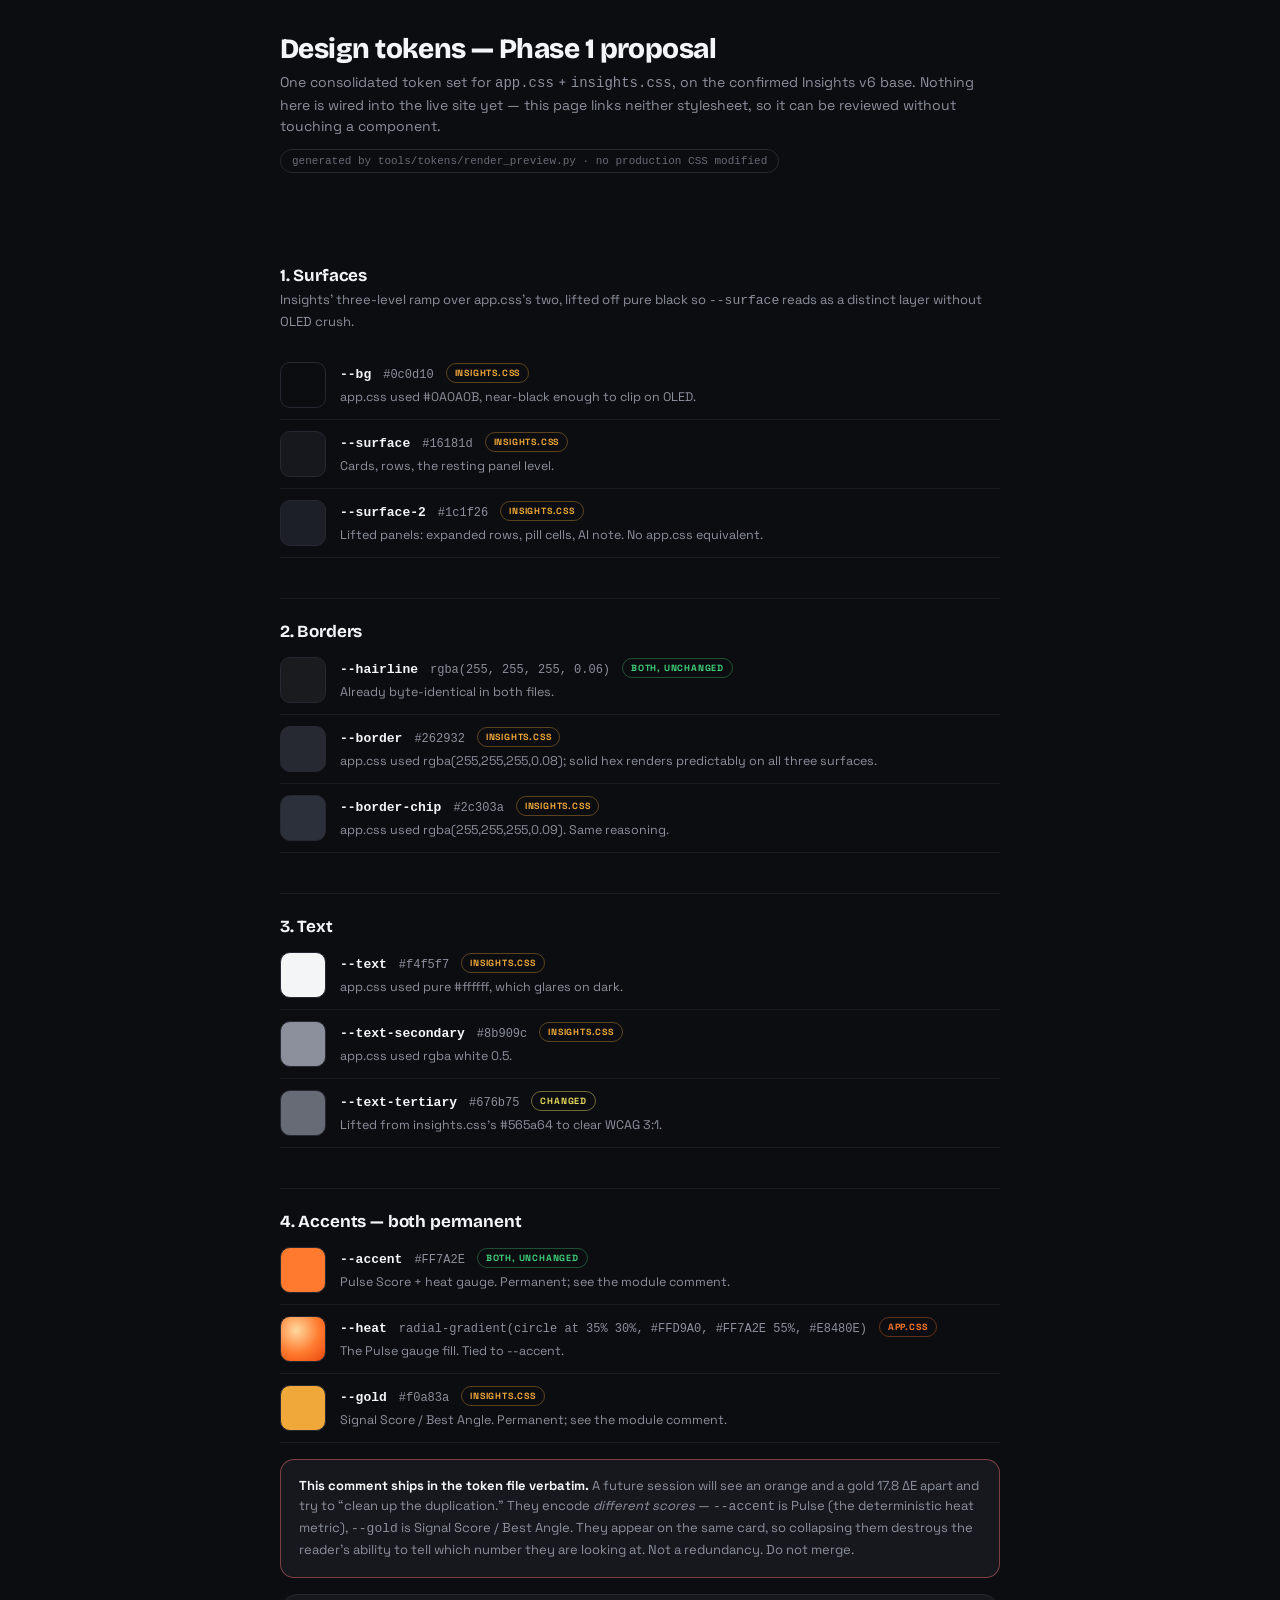
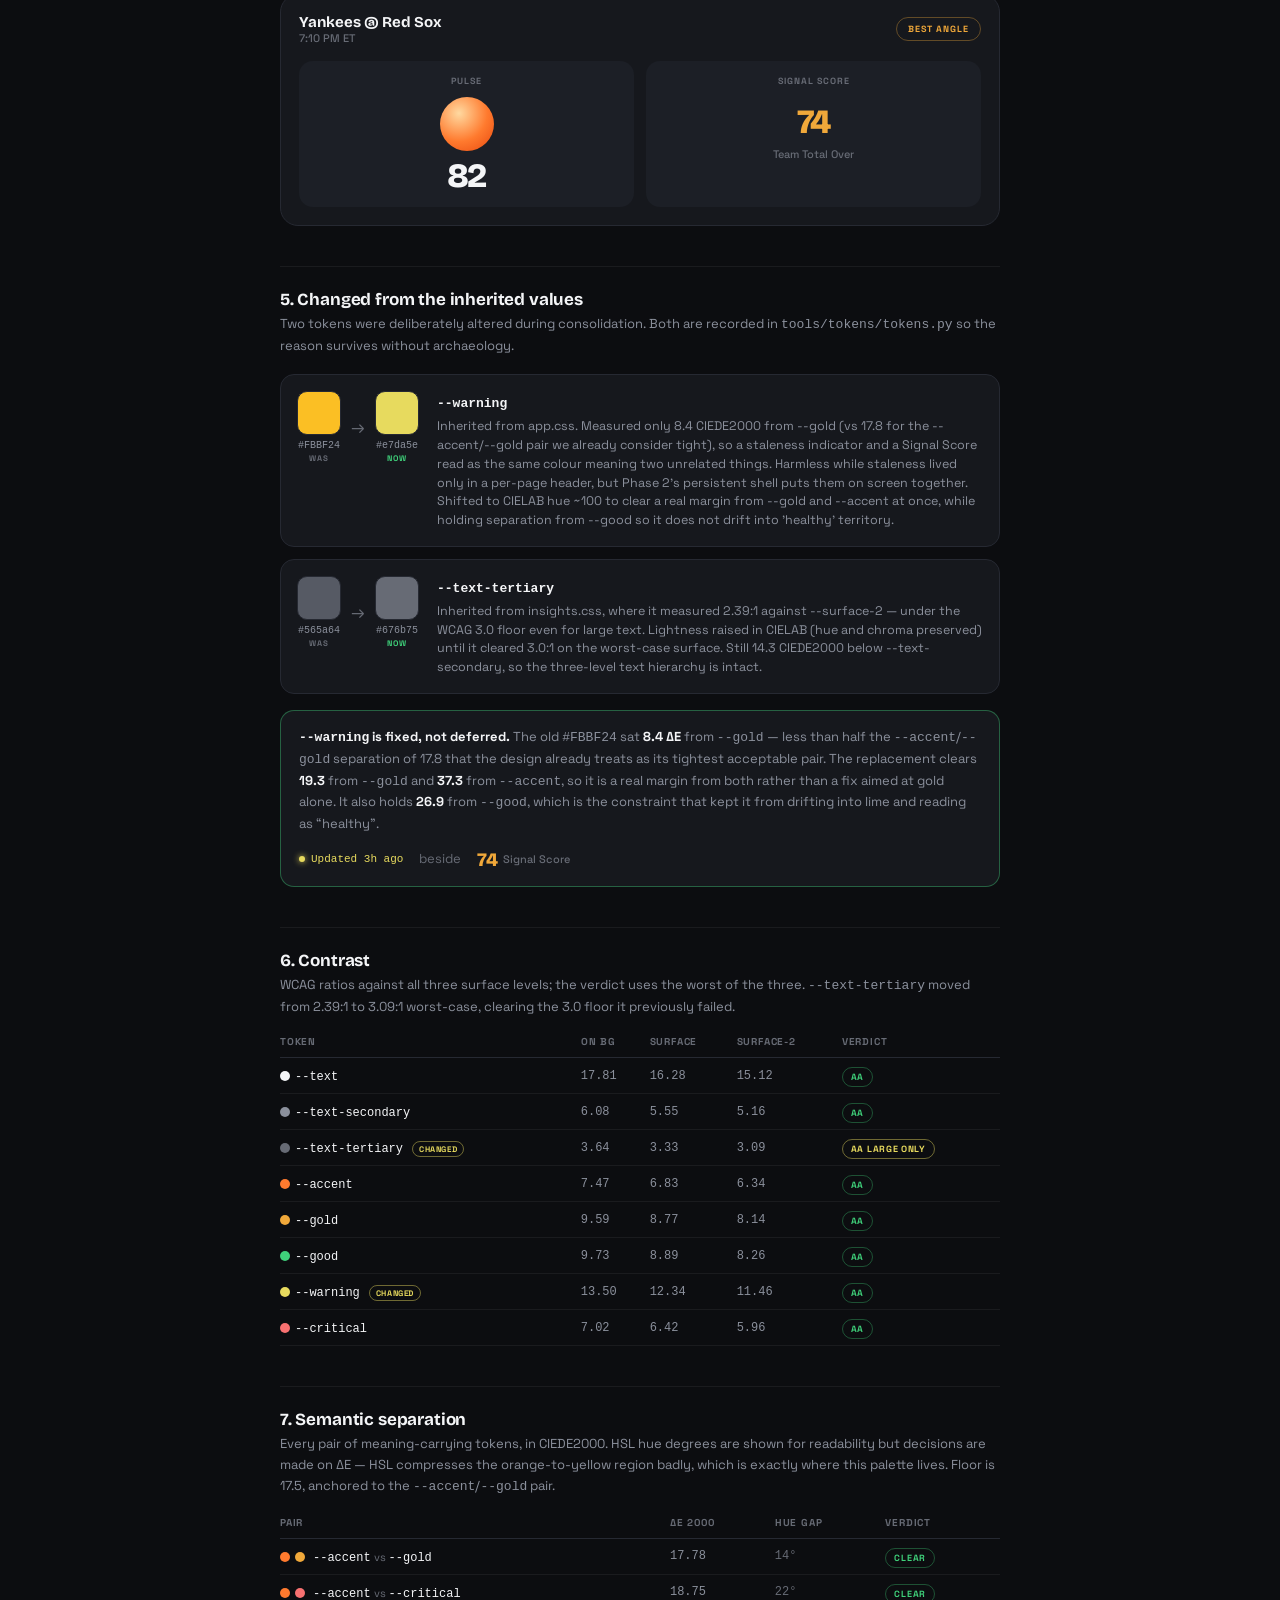
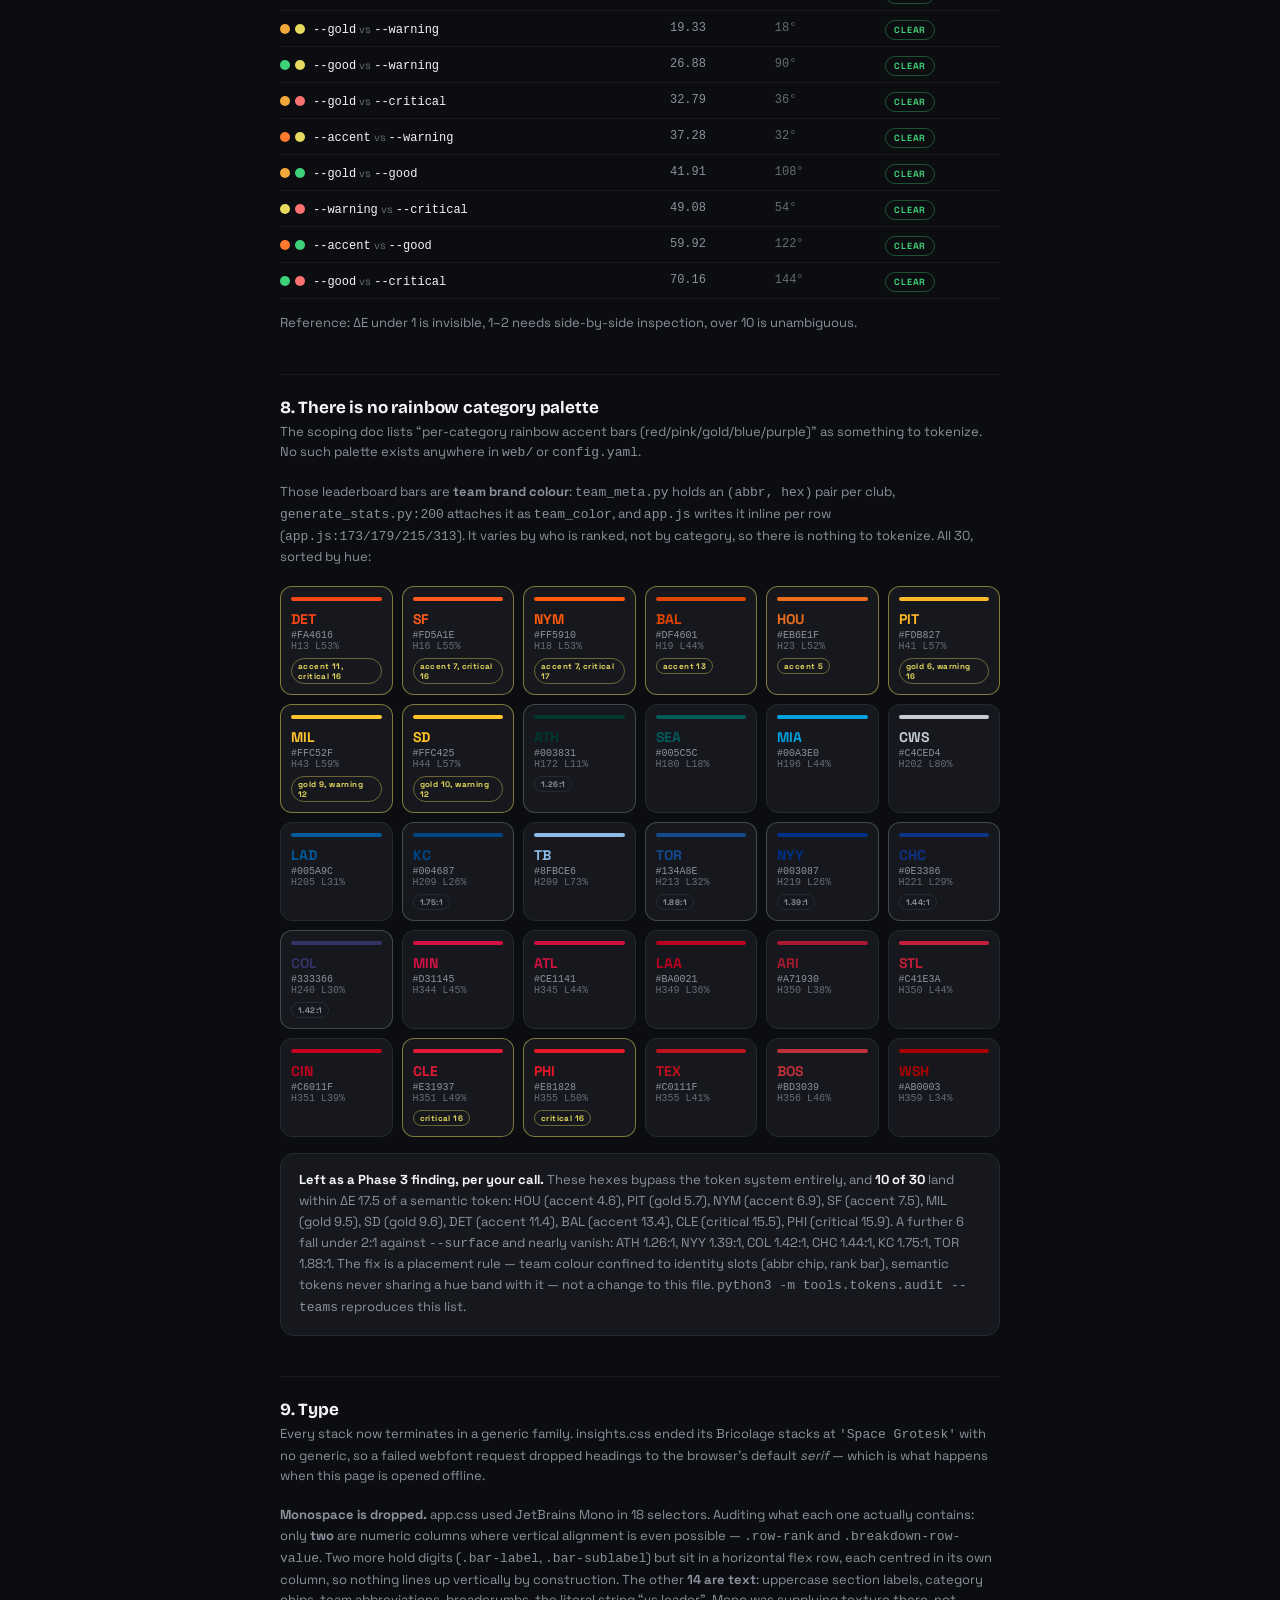
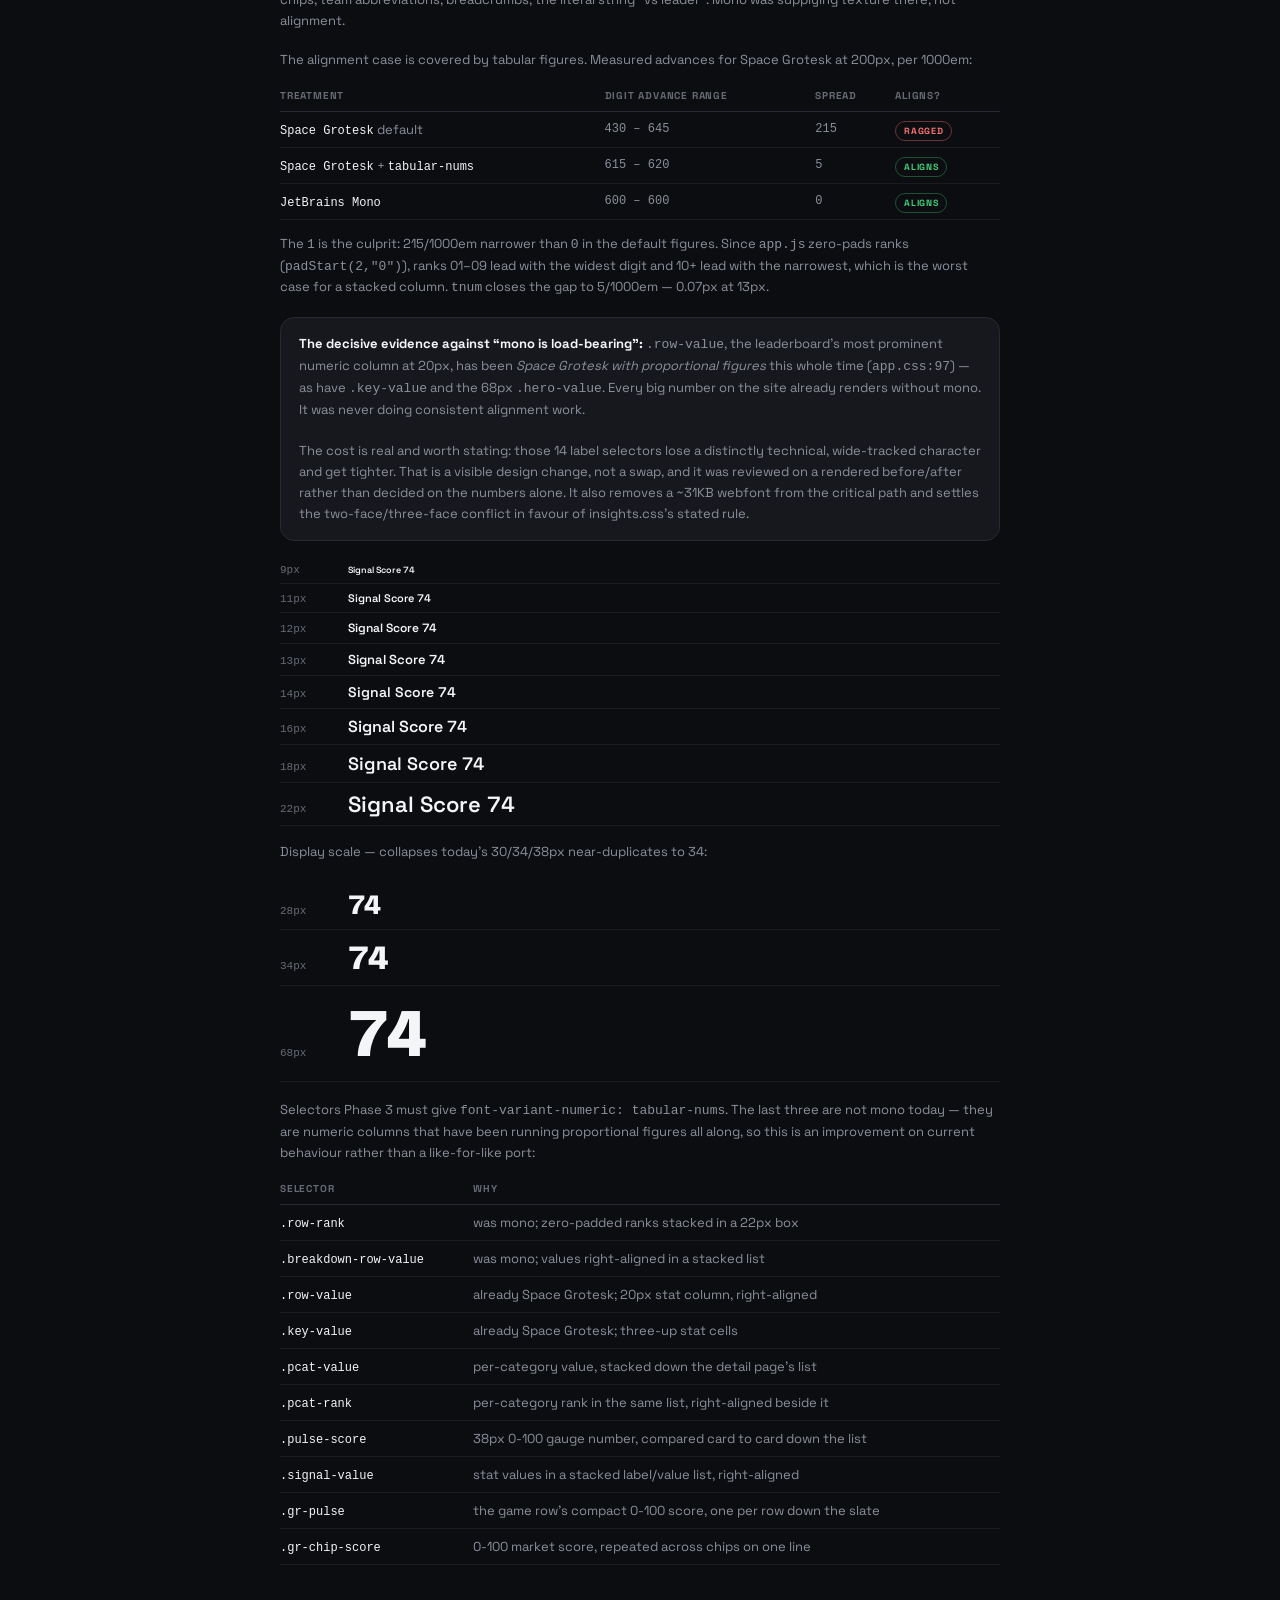
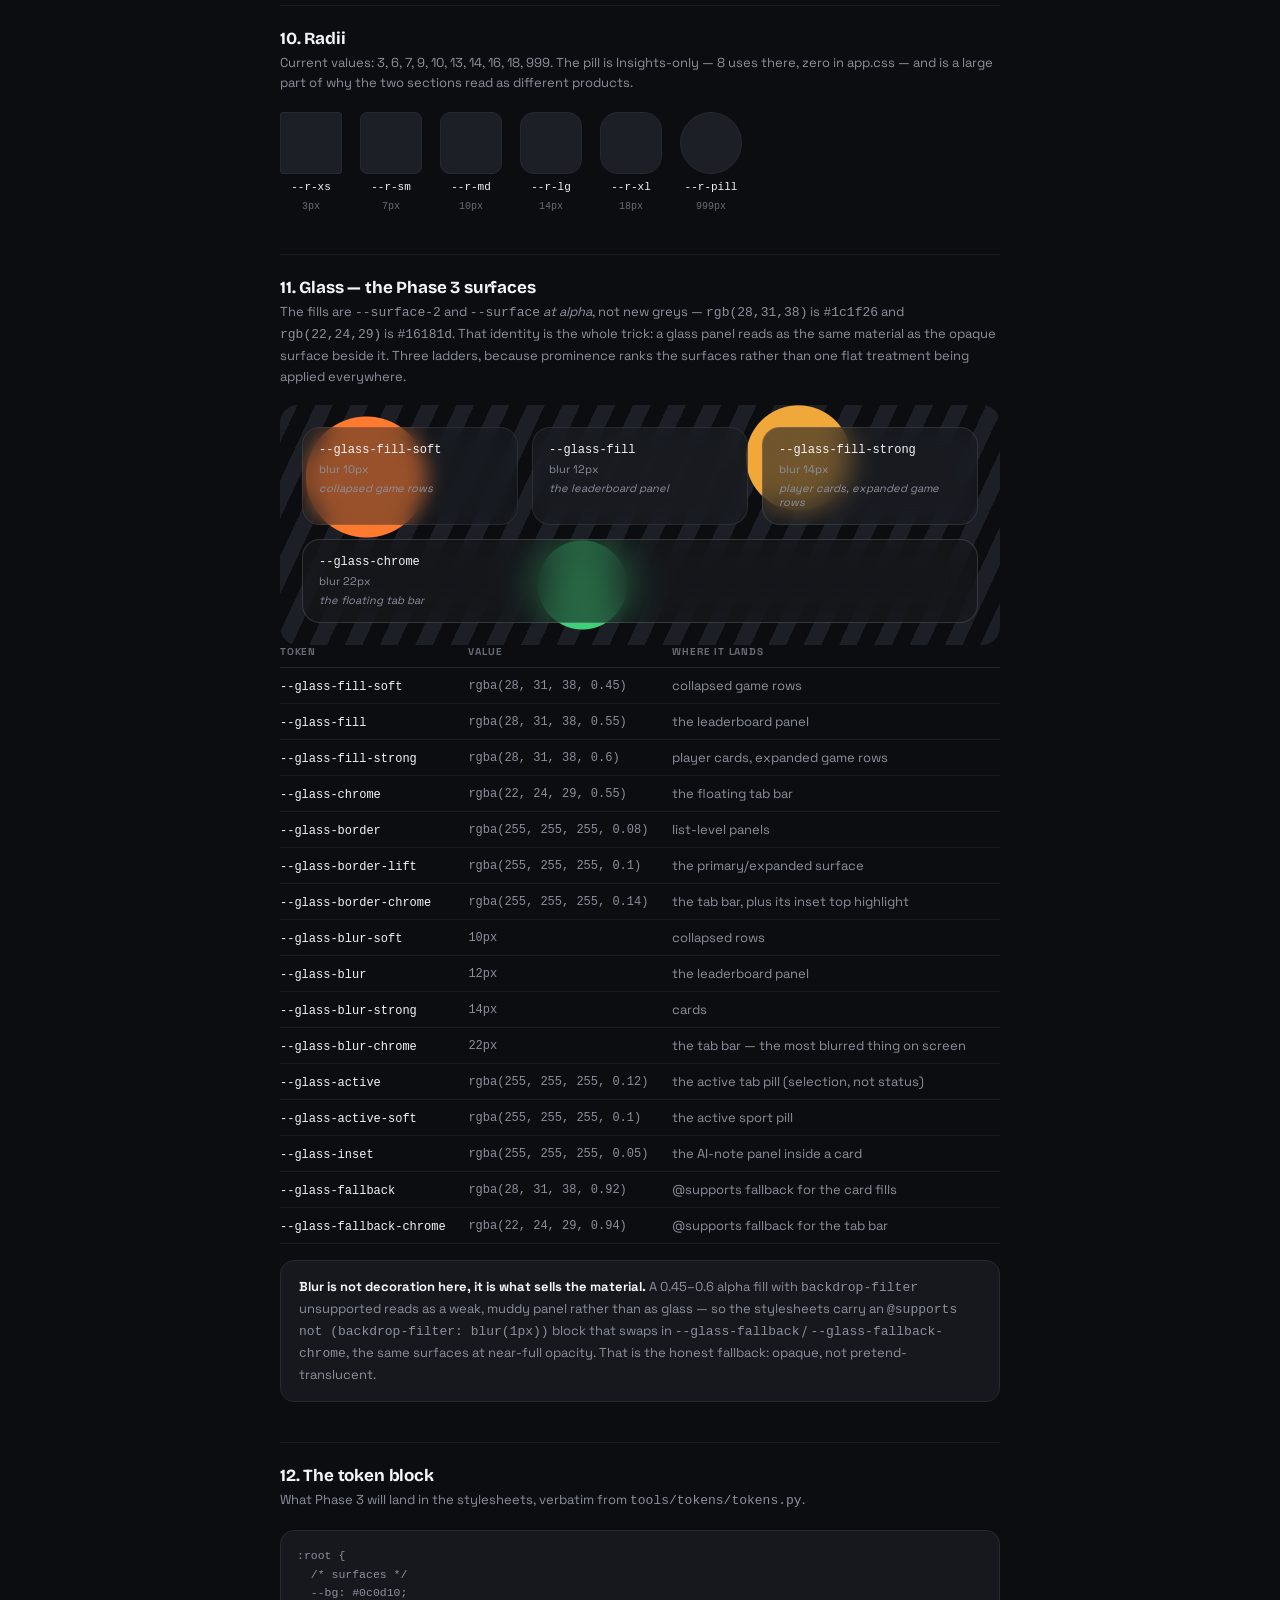
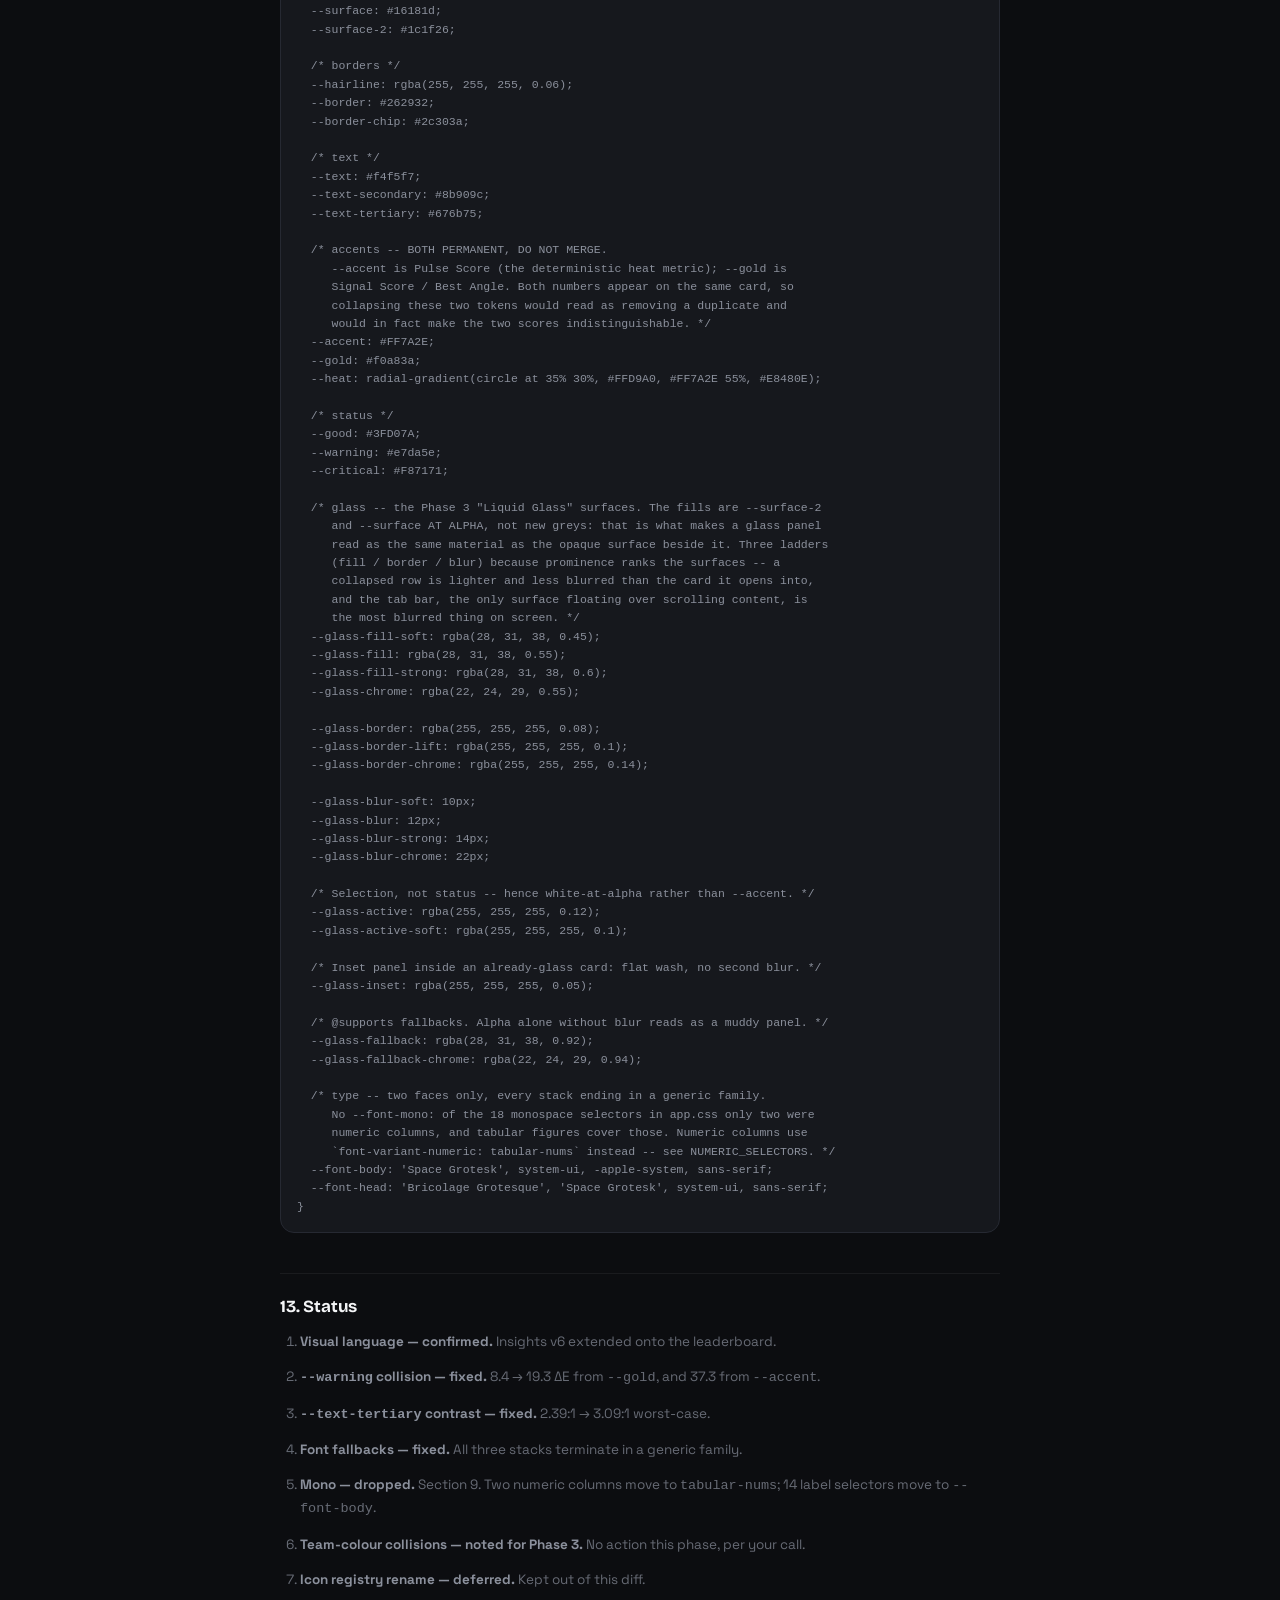
<file: web/tokens.html>
<!doctype html>
<html lang="en">
<head>
<meta charset="utf-8">
<meta name="viewport" content="width=device-width, initial-scale=1">
<title>Design tokens &mdash; Phase 1 proposal</title>
<meta name="apple-mobile-web-app-capable" content="yes">
<meta name="apple-mobile-web-app-status-bar-style" content="black-translucent">
<meta name="theme-color" content="#0c0d10">
<link rel="preconnect" href="https://fonts.googleapis.com">
<link rel="preconnect" href="https://fonts.gstatic.com" crossorigin>
<link href="https://fonts.googleapis.com/css2?family=Bricolage+Grotesque:opsz,wght@12..96,600;12..96,700;12..96,800&family=Space+Grotesk:wght@400;500;600;700&display=swap" rel="stylesheet">
<style>
/* GENERATED FILE -- edit tools/tokens/tokens.py and re-run
   `python3 -m tools.tokens.render_preview`. Hand edits here will be lost.

   Deliberately SELF-CONTAINED: links neither app.css nor insights.css, so
   reviewing it cannot be confounded by the live styles and editing it cannot
   affect them. */
:root {
  /* surfaces */
  --bg: #0c0d10;
  --surface: #16181d;
  --surface-2: #1c1f26;

  /* borders */
  --hairline: rgba(255, 255, 255, 0.06);
  --border: #262932;
  --border-chip: #2c303a;

  /* text */
  --text: #f4f5f7;
  --text-secondary: #8b909c;
  --text-tertiary: #676b75;

  /* accents -- BOTH PERMANENT, DO NOT MERGE.
     --accent is Pulse Score (the deterministic heat metric); --gold is
     Signal Score / Best Angle. Both numbers appear on the same card, so
     collapsing these two tokens would read as removing a duplicate and
     would in fact make the two scores indistinguishable. */
  --accent: #FF7A2E;
  --gold: #f0a83a;
  --heat: radial-gradient(circle at 35% 30%, #FFD9A0, #FF7A2E 55%, #E8480E);

  /* status */
  --good: #3FD07A;
  --warning: #e7da5e;
  --critical: #F87171;

  /* glass -- the Phase 3 "Liquid Glass" surfaces. The fills are --surface-2
     and --surface AT ALPHA, not new greys: that is what makes a glass panel
     read as the same material as the opaque surface beside it. Three ladders
     (fill / border / blur) because prominence ranks the surfaces -- a
     collapsed row is lighter and less blurred than the card it opens into,
     and the tab bar, the only surface floating over scrolling content, is
     the most blurred thing on screen. */
  --glass-fill-soft: rgba(28, 31, 38, 0.45);
  --glass-fill: rgba(28, 31, 38, 0.55);
  --glass-fill-strong: rgba(28, 31, 38, 0.6);
  --glass-chrome: rgba(22, 24, 29, 0.55);

  --glass-border: rgba(255, 255, 255, 0.08);
  --glass-border-lift: rgba(255, 255, 255, 0.1);
  --glass-border-chrome: rgba(255, 255, 255, 0.14);

  --glass-blur-soft: 10px;
  --glass-blur: 12px;
  --glass-blur-strong: 14px;
  --glass-blur-chrome: 22px;

  /* Selection, not status -- hence white-at-alpha rather than --accent. */
  --glass-active: rgba(255, 255, 255, 0.12);
  --glass-active-soft: rgba(255, 255, 255, 0.1);

  /* Inset panel inside an already-glass card: flat wash, no second blur. */
  --glass-inset: rgba(255, 255, 255, 0.05);

  /* @supports fallbacks. Alpha alone without blur reads as a muddy panel. */
  --glass-fallback: rgba(28, 31, 38, 0.92);
  --glass-fallback-chrome: rgba(22, 24, 29, 0.94);

  /* type -- two faces only, every stack ending in a generic family.
     No --font-mono: of the 18 monospace selectors in app.css only two were
     numeric columns, and tabular figures cover those. Numeric columns use
     `font-variant-numeric: tabular-nums` instead -- see NUMERIC_SELECTORS. */
  --font-body: 'Space Grotesk', system-ui, -apple-system, sans-serif;
  --font-head: 'Bricolage Grotesque', 'Space Grotesk', system-ui, sans-serif;
}
:root {
  --r-xs: 3px;
  --r-sm: 7px;
  --r-md: 10px;
  --r-lg: 14px;
  --r-xl: 18px;
  --r-pill: 999px;
}
:root {
  /* Documentation chrome only -- NOT a product token. This page displays hex
     values and selector names, which read better monospaced; the design
     system itself ships two faces and no mono. System stack, no webfont. */
  --font-code: ui-monospace, SFMono-Regular, Menlo, monospace;
}
* { box-sizing: border-box; }
body {
  margin: 0; background: var(--bg); color: var(--text);
  font-family: var(--font-body); -webkit-font-smoothing: antialiased;
}
.wrap { max-width: 760px; margin: 0 auto; padding: 32px 20px 80px; }
h1 { font: 800 28px var(--font-head); letter-spacing: -0.02em; margin: 0 0 6px; }
.sub { color: var(--text-secondary); font-size: 14px; line-height: 1.55; margin: 0 0 10px; }
.stamp { display: inline-block; font: 500 11px var(--font-code); color: var(--text-tertiary);
  border: 1px solid var(--border); border-radius: var(--r-pill, 999px); padding: 5px 11px; margin-bottom: 30px; }
h2 { font: 700 17px var(--font-head); letter-spacing: -0.01em;
  margin: 40px 0 4px; padding-top: 22px; border-top: 1px solid var(--hairline); }
h2:first-of-type { border-top: 0; }
.lede { color: var(--text-secondary); font-size: 13px; line-height: 1.6; margin: 0 0 18px; }
code { font-family: var(--font-code); }

.trow { display: flex; gap: 14px; align-items: flex-start; padding: 11px 0; border-bottom: 1px solid var(--hairline); }
.trow:last-child { border-bottom: 0; }
.tchip { width: 46px; height: 46px; flex: none; border-radius: 10px; border: 1px solid var(--border); }
.tmeta { min-width: 0; }
.tname { font: 600 13px var(--font-code); color: var(--text); }
.tval { font: 400 12px var(--font-code); color: var(--text-secondary); margin-left: 8px; word-break: break-all; }
.prov { display: inline-block; font: 700 9px var(--font-body); letter-spacing: 0.8px;
  text-transform: uppercase; border-radius: 999px; padding: 3px 8px; margin-left: 8px; vertical-align: 2px; }
.prov-app { color: var(--accent); border: 1px solid rgba(255,122,46,0.35); }
.prov-ins { color: var(--gold); border: 1px solid rgba(240,168,58,0.35); }
.prov-both { color: var(--good); border: 1px solid rgba(63,208,122,0.35); }
.prov-changed { color: var(--warning); border: 1px solid rgba(231,218,94,0.45); }
.tnote { font-size: 12.5px; line-height: 1.5; color: var(--text-secondary); margin: 5px 0 0; }

.callout { background: var(--surface); border: 1px solid var(--border); border-radius: 14px;
  padding: 16px 18px; margin: 16px 0; font-size: 13px; line-height: 1.6; color: var(--text-secondary); }
.callout strong { color: var(--text); }
.callout.stop { border-color: rgba(248,113,113,0.45); }
.callout.fixed { border-color: rgba(63,208,122,0.4); }

.demo { background: var(--surface); border: 1px solid var(--border); border-radius: 18px; padding: 18px; margin: 16px 0; }
.demo-head { display: flex; align-items: center; justify-content: space-between; margin-bottom: 16px; }
.demo-title { font: 700 15px var(--font-head); }
.demo-sub { font: 500 11px var(--font-body); color: var(--text-tertiary); }
.demo-split { display: grid; grid-template-columns: 1fr 1fr; gap: 12px; }
.demo-cell { background: var(--surface-2); border-radius: 14px; padding: 14px; text-align: center; }
.demo-label { font: 700 9px var(--font-body); letter-spacing: 1px; text-transform: uppercase; color: var(--text-tertiary); }
.gauge { width: 54px; height: 54px; border-radius: 50%; background: var(--heat); margin: 10px auto 8px; }
.pulse-num { font: 800 34px/1 var(--font-head); letter-spacing: -0.03em; color: var(--text); }
.gold-num { font: 800 34px/1 var(--font-head); letter-spacing: -0.03em; color: var(--gold); margin: 18px 0 8px; }
.ba-pill { display: inline-block; font: 700 9px var(--font-body); letter-spacing: 1px; text-transform: uppercase;
  color: var(--gold); border: 1px solid rgba(240,168,58,0.35); border-radius: 999px; padding: 5px 11px; }
.staleness { display: flex; align-items: center; gap: 6px; }
.live-dot { width: 6px; height: 6px; border-radius: 50%; background: var(--warning); box-shadow: 0 0 6px var(--warning); }
.stale-text { font: 500 11px var(--font-code); color: var(--warning); }

table { width: 100%; border-collapse: collapse; font-size: 13px; }
th { text-align: left; font: 700 10px var(--font-body); letter-spacing: 0.8px; text-transform: uppercase;
  color: var(--text-tertiary); padding: 0 8px 9px 0; border-bottom: 1px solid var(--border); }
td { padding: 9px 8px 9px 0; border-bottom: 1px solid var(--hairline); color: var(--text-secondary); }
td code { font: 500 12px var(--font-code); color: var(--text); }
td.num { font: 500 12px var(--font-code); color: var(--text-secondary); }
td.dim { color: var(--text-tertiary); }
.vs { color: var(--text-tertiary); font-size: 11px; }
.dot { display: inline-block; width: 10px; height: 10px; border-radius: 50%; margin-right: 5px; vertical-align: -1px; }
.chg { font: 700 8px var(--font-body); letter-spacing: 0.6px; text-transform: uppercase; color: var(--warning);
  border: 1px solid rgba(231,218,94,0.45); border-radius: 999px; padding: 2px 6px; margin-left: 6px; }
.verdict { font: 700 9px var(--font-body); letter-spacing: 0.7px; text-transform: uppercase; border-radius: 999px; padding: 3px 8px; }
.verdict.ok { color: var(--good); border: 1px solid rgba(63,208,122,0.35); }
.verdict.warn { color: var(--warning); border: 1px solid rgba(231,218,94,0.45); }
.verdict.bad { color: var(--critical); border: 1px solid rgba(248,113,113,0.4); }

.chgrow { display: flex; gap: 18px; align-items: flex-start; background: var(--surface);
  border: 1px solid var(--border); border-radius: 14px; padding: 16px; margin-bottom: 12px; }
.chgswatches { display: flex; align-items: center; gap: 10px; flex: none; }
.chgswatches > div { text-align: center; }
.chgchip { width: 44px; height: 44px; border-radius: 10px; border: 1px solid var(--border); }
.chghex { display: block; font: 400 10px var(--font-code); color: var(--text-secondary); margin-top: 5px; }
.chgtag { display: block; font: 700 8px var(--font-body); letter-spacing: 0.7px; text-transform: uppercase;
  color: var(--text-tertiary); margin-top: 2px; }
.chgtag.now { color: var(--good); }
.arrow { color: var(--text-tertiary); font-size: 17px; }

.teams { display: grid; grid-template-columns: repeat(auto-fill, minmax(96px, 1fr)); gap: 9px; margin-top: 14px; }
.team { background: var(--surface); border: 1px solid var(--border); border-radius: 12px; padding: 10px; }
.team.clash { border-color: rgba(231,218,94,0.5); }
.team.toodark { border-color: rgba(139,144,156,0.4); }
.tbar { height: 4px; border-radius: 3px; margin-bottom: 9px; }
.tabbr { font: 700 14px var(--font-body); }
.thex { font: 400 10px var(--font-code); color: var(--text-secondary); margin-top: 2px; }
.thsl { font: 400 10px var(--font-code); color: var(--text-tertiary); }
.tflag { display: inline-block; margin-top: 6px; font: 700 8px var(--font-body); letter-spacing: 0.4px;
  color: var(--warning); border: 1px solid rgba(231,218,94,0.4); border-radius: 999px; padding: 2px 6px; }
.tflag.dim { color: var(--text-secondary); border-color: var(--border); }

.tyrow { display: flex; align-items: baseline; gap: 16px; padding: 7px 0; border-bottom: 1px solid var(--hairline); }
.tysize { font: 500 11px var(--font-code); color: var(--text-tertiary); width: 52px; flex: none; }
.tysample { font-family: var(--font-body); font-weight: 600; color: var(--text); font-variant-numeric: tabular-nums; }
.tysample.disp { font-family: var(--font-head); font-weight: 800; letter-spacing: -0.03em; }
.radii { display: flex; flex-wrap: wrap; gap: 18px; margin-top: 14px; }
.rad { text-align: center; }
.radbox { width: 62px; height: 62px; background: var(--surface-2); border: 1px solid var(--border); margin-bottom: 7px; }
/* Glass has to be shown OVER something or the swatch is a lie: the whole
   point of the material is what the blur does to the content behind it. The
   strip below is deliberately busy and high-contrast for that reason. */
.glassdemo {
  position: relative; display: flex; flex-wrap: wrap; gap: 14px;
  padding: 22px; margin-top: 14px; border-radius: 18px; overflow: hidden;
  background:
    radial-gradient(circle at 12% 30%, #FF7A2E 0 60px, transparent 61px),
    radial-gradient(circle at 42% 75%, #3FD07A 0 44px, transparent 45px),
    radial-gradient(circle at 72% 22%, #f0a83a 0 52px, transparent 53px),
    repeating-linear-gradient(115deg, #1c1f26 0 16px, #0c0d10 16px 32px);
}
.gpanel {
  flex: 1 1 190px; display: flex; flex-direction: column; gap: 5px;
  padding: 15px 16px; border-radius: 18px;
}
.gpanel code { font-size: 12px; color: #f4f5f7; }
.gpanel span { font-size: 11px; color: #8b909c; }
.gwhere { font-style: italic; }
.rad code { display: block; font: 500 11px var(--font-code); color: var(--text); }
.rad span { font: 400 10px var(--font-code); color: var(--text-tertiary); }

pre.tokens { background: var(--surface); border: 1px solid var(--border); border-radius: 14px;
  padding: 16px; overflow-x: auto; font: 400 11.5px/1.6 var(--font-code); color: var(--text-secondary); }
ol.decisions { padding-left: 20px; margin: 14px 0 0; }
ol.decisions li { font-size: 13.5px; line-height: 1.65; color: var(--text-secondary); margin-bottom: 13px; }
ol.decisions strong { color: var(--text); }
ol.decisions li.done { color: var(--text-tertiary); }
ol.decisions li.done strong { color: var(--text-secondary); }
@media (max-width: 520px) { .demo-split { grid-template-columns: 1fr; } .chgrow { flex-direction: column; } }
</style>
</head>
<body>
<div class="wrap">

  <h1>Design tokens &mdash; Phase 1 proposal</h1>
  <p class="sub">One consolidated token set for <code>app.css</code> + <code>insights.css</code>, on the confirmed Insights v6 base. Nothing here is wired into the live site yet &mdash; this page links neither stylesheet, so it can be reviewed without touching a component.</p>
  <div class="stamp">generated by tools/tokens/render_preview.py &middot; no production CSS modified</div>

  <h2>1. Surfaces</h2>
  <p class="lede">Insights' three-level ramp over app.css's two, lifted off pure black so <code>--surface</code> reads as a distinct layer without OLED crush.</p>
  
      <div class="trow">
        <div class="tchip" style="background:#0c0d10"></div>
        <div class="tmeta">
          <code class="tname">--bg</code>
          <span class="tval">#0c0d10</span>
          <span class="prov prov-ins">insights.css</span>
          <p class="tnote">app.css used #0A0A0B, near-black enough to clip on OLED.</p>
        </div>
      </div>
      <div class="trow">
        <div class="tchip" style="background:#16181d"></div>
        <div class="tmeta">
          <code class="tname">--surface</code>
          <span class="tval">#16181d</span>
          <span class="prov prov-ins">insights.css</span>
          <p class="tnote">Cards, rows, the resting panel level.</p>
        </div>
      </div>
      <div class="trow">
        <div class="tchip" style="background:#1c1f26"></div>
        <div class="tmeta">
          <code class="tname">--surface-2</code>
          <span class="tval">#1c1f26</span>
          <span class="prov prov-ins">insights.css</span>
          <p class="tnote">Lifted panels: expanded rows, pill cells, AI note. No app.css equivalent.</p>
        </div>
      </div>

  <h2>2. Borders</h2>
  
      <div class="trow">
        <div class="tchip" style="background:rgba(255, 255, 255, 0.06)"></div>
        <div class="tmeta">
          <code class="tname">--hairline</code>
          <span class="tval">rgba(255, 255, 255, 0.06)</span>
          <span class="prov prov-both">both, unchanged</span>
          <p class="tnote">Already byte-identical in both files.</p>
        </div>
      </div>
      <div class="trow">
        <div class="tchip" style="background:#262932"></div>
        <div class="tmeta">
          <code class="tname">--border</code>
          <span class="tval">#262932</span>
          <span class="prov prov-ins">insights.css</span>
          <p class="tnote">app.css used rgba(255,255,255,0.08); solid hex renders predictably on all three surfaces.</p>
        </div>
      </div>
      <div class="trow">
        <div class="tchip" style="background:#2c303a"></div>
        <div class="tmeta">
          <code class="tname">--border-chip</code>
          <span class="tval">#2c303a</span>
          <span class="prov prov-ins">insights.css</span>
          <p class="tnote">app.css used rgba(255,255,255,0.09). Same reasoning.</p>
        </div>
      </div>

  <h2>3. Text</h2>
  
      <div class="trow">
        <div class="tchip" style="background:#f4f5f7"></div>
        <div class="tmeta">
          <code class="tname">--text</code>
          <span class="tval">#f4f5f7</span>
          <span class="prov prov-ins">insights.css</span>
          <p class="tnote">app.css used pure #ffffff, which glares on dark.</p>
        </div>
      </div>
      <div class="trow">
        <div class="tchip" style="background:#8b909c"></div>
        <div class="tmeta">
          <code class="tname">--text-secondary</code>
          <span class="tval">#8b909c</span>
          <span class="prov prov-ins">insights.css</span>
          <p class="tnote">app.css used rgba white 0.5.</p>
        </div>
      </div>
      <div class="trow">
        <div class="tchip" style="background:#676b75"></div>
        <div class="tmeta">
          <code class="tname">--text-tertiary</code>
          <span class="tval">#676b75</span>
          <span class="prov prov-changed">changed</span>
          <p class="tnote">Lifted from insights.css's #565a64 to clear WCAG 3:1.</p>
        </div>
      </div>

  <h2>4. Accents &mdash; both permanent</h2>
  
      <div class="trow">
        <div class="tchip" style="background:#FF7A2E"></div>
        <div class="tmeta">
          <code class="tname">--accent</code>
          <span class="tval">#FF7A2E</span>
          <span class="prov prov-both">both, unchanged</span>
          <p class="tnote">Pulse Score + heat gauge. Permanent; see the module comment.</p>
        </div>
      </div>
      <div class="trow">
        <div class="tchip" style="background:radial-gradient(circle at 35% 30%, #FFD9A0, #FF7A2E 55%, #E8480E)"></div>
        <div class="tmeta">
          <code class="tname">--heat</code>
          <span class="tval">radial-gradient(circle at 35% 30%, #FFD9A0, #FF7A2E 55%, #E8480E)</span>
          <span class="prov prov-app">app.css</span>
          <p class="tnote">The Pulse gauge fill. Tied to --accent.</p>
        </div>
      </div>
      <div class="trow">
        <div class="tchip" style="background:#f0a83a"></div>
        <div class="tmeta">
          <code class="tname">--gold</code>
          <span class="tval">#f0a83a</span>
          <span class="prov prov-ins">insights.css</span>
          <p class="tnote">Signal Score / Best Angle. Permanent; see the module comment.</p>
        </div>
      </div>
  <div class="callout stop">
    <strong>This comment ships in the token file verbatim.</strong> A future session will see an orange and a gold 17.8 &Delta;E apart and try to &ldquo;clean up the duplication.&rdquo; They encode <em>different scores</em> &mdash; <code>--accent</code> is Pulse (the deterministic heat metric), <code>--gold</code> is Signal Score / Best Angle. They appear on the same card, so collapsing them destroys the reader's ability to tell which number they are looking at. Not a redundancy. Do not merge.
  </div>
  <div class="demo">
    <div class="demo-head">
      <div><div class="demo-title">Yankees @ Red Sox</div><div class="demo-sub">7:10 PM ET</div></div>
      <span class="ba-pill">Best Angle</span>
    </div>
    <div class="demo-split">
      <div class="demo-cell"><div class="demo-label">Pulse</div><div class="gauge"></div><div class="pulse-num">82</div></div>
      <div class="demo-cell"><div class="demo-label">Signal Score</div><div class="gold-num">74</div><div class="demo-sub">Team Total Over</div></div>
    </div>
  </div>

  <h2>5. Changed from the inherited values</h2>
  <p class="lede">Two tokens were deliberately altered during consolidation. Both are recorded in <code>tools/tokens/tokens.py</code> so the reason survives without archaeology.</p>
  
      <div class="chgrow">
        <div class="chgswatches">
          <div><div class="chgchip" style="background:#FBBF24"></div><span class="chghex">#FBBF24</span><span class="chgtag">was</span></div>
          <div class="arrow">&rarr;</div>
          <div><div class="chgchip" style="background:#e7da5e"></div><span class="chghex">#e7da5e</span><span class="chgtag now">now</span></div>
        </div>
        <div class="chgbody"><code class="tname">--warning</code><p class="tnote">Inherited from app.css. Measured only 8.4 CIEDE2000 from --gold (vs 17.8 for the --accent/--gold pair we already consider tight), so a staleness indicator and a Signal Score read as the same colour meaning two unrelated things. Harmless while staleness lived only in a per-page header, but Phase 2's persistent shell puts them on screen together. Shifted to CIELAB hue ~100 to clear a real margin from --gold and --accent at once, while holding separation from --good so it does not drift into 'healthy' territory.</p></div>
      </div>
      <div class="chgrow">
        <div class="chgswatches">
          <div><div class="chgchip" style="background:#565a64"></div><span class="chghex">#565a64</span><span class="chgtag">was</span></div>
          <div class="arrow">&rarr;</div>
          <div><div class="chgchip" style="background:#676b75"></div><span class="chghex">#676b75</span><span class="chgtag now">now</span></div>
        </div>
        <div class="chgbody"><code class="tname">--text-tertiary</code><p class="tnote">Inherited from insights.css, where it measured 2.39:1 against --surface-2 — under the WCAG 3.0 floor even for large text. Lightness raised in CIELAB (hue and chroma preserved) until it cleared 3.0:1 on the worst-case surface. Still 14.3 CIEDE2000 below --text-secondary, so the three-level text hierarchy is intact.</p></div>
      </div>
  <div class="callout fixed">
    <strong><code>--warning</code> is fixed, not deferred.</strong> The old <code>#FBBF24</code> sat <strong>8.4 &Delta;E</strong> from <code>--gold</code> &mdash; less than half the <code>--accent</code>/<code>--gold</code> separation of 17.8 that the design already treats as its tightest acceptable pair. The replacement clears <strong>19.3</strong> from <code>--gold</code> and <strong>37.3</strong> from <code>--accent</code>, so it is a real margin from both rather than a fix aimed at gold alone. It also holds <strong>26.9</strong> from <code>--good</code>, which is the constraint that kept it from drifting into lime and reading as &ldquo;healthy&rdquo;.
    <div class="staleness" style="margin-top:14px">
      <span class="live-dot"></span><span class="stale-text">Updated 3h ago</span>
      <span style="margin:0 10px;color:var(--text-tertiary)">beside</span>
      <span class="gold-num" style="font-size:19px;margin:0">74</span>
      <span class="demo-sub">Signal Score</span>
    </div>
  </div>

  <h2>6. Contrast</h2>
  <p class="lede">WCAG ratios against all three surface levels; the verdict uses the worst of the three. <code>--text-tertiary</code> moved from 2.39:1 to 3.09:1 worst-case, clearing the 3.0 floor it previously failed.</p>
  <table>
    <thead><tr><th>Token</th><th>on bg</th><th>surface</th><th>surface-2</th><th>Verdict</th></tr></thead>
    <tbody>
        <tr>
          <td><span class="dot" style="background:#f4f5f7"></span><code>--text</code></td>
          <td class="num">17.81</td><td class="num">16.28</td><td class="num">15.12</td>
          <td><span class="verdict ok">AA</span></td>
        </tr>
        <tr>
          <td><span class="dot" style="background:#8b909c"></span><code>--text-secondary</code></td>
          <td class="num">6.08</td><td class="num">5.55</td><td class="num">5.16</td>
          <td><span class="verdict ok">AA</span></td>
        </tr>
        <tr>
          <td><span class="dot" style="background:#676b75"></span><code>--text-tertiary</code> <span class="chg">changed</span></td>
          <td class="num">3.64</td><td class="num">3.33</td><td class="num">3.09</td>
          <td><span class="verdict warn">AA large only</span></td>
        </tr>
        <tr>
          <td><span class="dot" style="background:#FF7A2E"></span><code>--accent</code></td>
          <td class="num">7.47</td><td class="num">6.83</td><td class="num">6.34</td>
          <td><span class="verdict ok">AA</span></td>
        </tr>
        <tr>
          <td><span class="dot" style="background:#f0a83a"></span><code>--gold</code></td>
          <td class="num">9.59</td><td class="num">8.77</td><td class="num">8.14</td>
          <td><span class="verdict ok">AA</span></td>
        </tr>
        <tr>
          <td><span class="dot" style="background:#3FD07A"></span><code>--good</code></td>
          <td class="num">9.73</td><td class="num">8.89</td><td class="num">8.26</td>
          <td><span class="verdict ok">AA</span></td>
        </tr>
        <tr>
          <td><span class="dot" style="background:#e7da5e"></span><code>--warning</code> <span class="chg">changed</span></td>
          <td class="num">13.50</td><td class="num">12.34</td><td class="num">11.46</td>
          <td><span class="verdict ok">AA</span></td>
        </tr>
        <tr>
          <td><span class="dot" style="background:#F87171"></span><code>--critical</code></td>
          <td class="num">7.02</td><td class="num">6.42</td><td class="num">5.96</td>
          <td><span class="verdict ok">AA</span></td>
        </tr></tbody>
  </table>

  <h2>7. Semantic separation</h2>
  <p class="lede">Every pair of meaning-carrying tokens, in CIEDE2000. HSL hue degrees are shown for readability but decisions are made on &Delta;E &mdash; HSL compresses the orange-to-yellow region badly, which is exactly where this palette lives. Floor is 17.5, anchored to the <code>--accent</code>/<code>--gold</code> pair.</p>
  <table>
    <thead><tr><th>Pair</th><th>&Delta;E 2000</th><th>hue gap</th><th>Verdict</th></tr></thead>
    <tbody>
        <tr>
          <td><span class="dot" style="background:#FF7A2E"></span><span class="dot" style="background:#f0a83a"></span>
              <code>--accent</code> <span class="vs">vs</span> <code>--gold</code></td>
          <td class="num">17.78</td>
          <td class="num dim">14&deg;</td>
          <td><span class="verdict ok">clear</span></td>
        </tr>
        <tr>
          <td><span class="dot" style="background:#FF7A2E"></span><span class="dot" style="background:#F87171"></span>
              <code>--accent</code> <span class="vs">vs</span> <code>--critical</code></td>
          <td class="num">18.75</td>
          <td class="num dim">22&deg;</td>
          <td><span class="verdict ok">clear</span></td>
        </tr>
        <tr>
          <td><span class="dot" style="background:#f0a83a"></span><span class="dot" style="background:#e7da5e"></span>
              <code>--gold</code> <span class="vs">vs</span> <code>--warning</code></td>
          <td class="num">19.33</td>
          <td class="num dim">18&deg;</td>
          <td><span class="verdict ok">clear</span></td>
        </tr>
        <tr>
          <td><span class="dot" style="background:#3FD07A"></span><span class="dot" style="background:#e7da5e"></span>
              <code>--good</code> <span class="vs">vs</span> <code>--warning</code></td>
          <td class="num">26.88</td>
          <td class="num dim">90&deg;</td>
          <td><span class="verdict ok">clear</span></td>
        </tr>
        <tr>
          <td><span class="dot" style="background:#f0a83a"></span><span class="dot" style="background:#F87171"></span>
              <code>--gold</code> <span class="vs">vs</span> <code>--critical</code></td>
          <td class="num">32.79</td>
          <td class="num dim">36&deg;</td>
          <td><span class="verdict ok">clear</span></td>
        </tr>
        <tr>
          <td><span class="dot" style="background:#FF7A2E"></span><span class="dot" style="background:#e7da5e"></span>
              <code>--accent</code> <span class="vs">vs</span> <code>--warning</code></td>
          <td class="num">37.28</td>
          <td class="num dim">32&deg;</td>
          <td><span class="verdict ok">clear</span></td>
        </tr>
        <tr>
          <td><span class="dot" style="background:#f0a83a"></span><span class="dot" style="background:#3FD07A"></span>
              <code>--gold</code> <span class="vs">vs</span> <code>--good</code></td>
          <td class="num">41.91</td>
          <td class="num dim">108&deg;</td>
          <td><span class="verdict ok">clear</span></td>
        </tr>
        <tr>
          <td><span class="dot" style="background:#e7da5e"></span><span class="dot" style="background:#F87171"></span>
              <code>--warning</code> <span class="vs">vs</span> <code>--critical</code></td>
          <td class="num">49.08</td>
          <td class="num dim">54&deg;</td>
          <td><span class="verdict ok">clear</span></td>
        </tr>
        <tr>
          <td><span class="dot" style="background:#FF7A2E"></span><span class="dot" style="background:#3FD07A"></span>
              <code>--accent</code> <span class="vs">vs</span> <code>--good</code></td>
          <td class="num">59.92</td>
          <td class="num dim">122&deg;</td>
          <td><span class="verdict ok">clear</span></td>
        </tr>
        <tr>
          <td><span class="dot" style="background:#3FD07A"></span><span class="dot" style="background:#F87171"></span>
              <code>--good</code> <span class="vs">vs</span> <code>--critical</code></td>
          <td class="num">70.16</td>
          <td class="num dim">144&deg;</td>
          <td><span class="verdict ok">clear</span></td>
        </tr></tbody>
  </table>
  <p class="lede" style="margin-top:14px">Reference: &Delta;E under 1 is invisible, 1&ndash;2 needs side-by-side inspection, over 10 is unambiguous.</p>

  <h2>8. There is no rainbow category palette</h2>
  <p class="lede">The scoping doc lists &ldquo;per-category rainbow accent bars (red/pink/gold/blue/purple)&rdquo; as something to tokenize. No such palette exists anywhere in <code>web/</code> or <code>config.yaml</code>.</p>
  <p class="lede">Those leaderboard bars are <strong>team brand colour</strong>: <code>team_meta.py</code> holds an <code>(abbr, hex)</code> pair per club, <code>generate_stats.py:200</code> attaches it as <code>team_color</code>, and <code>app.js</code> writes it inline per row (<code>app.js:173/179/215/313</code>). It varies by who is ranked, not by category, so there is nothing to tokenize. All 30, sorted by hue:</p>
  <div class="teams">
        <div class="team clash">
          <div class="tbar" style="background:#FA4616"></div>
          <div class="tabbr" style="color:#FA4616">DET</div>
          <div class="thex">#FA4616</div>
          <div class="thsl">H13 L53%</div>
          <span class="tflag">accent 11, critical 16</span>
        </div>
        <div class="team clash">
          <div class="tbar" style="background:#FD5A1E"></div>
          <div class="tabbr" style="color:#FD5A1E">SF</div>
          <div class="thex">#FD5A1E</div>
          <div class="thsl">H16 L55%</div>
          <span class="tflag">accent 7, critical 16</span>
        </div>
        <div class="team clash">
          <div class="tbar" style="background:#FF5910"></div>
          <div class="tabbr" style="color:#FF5910">NYM</div>
          <div class="thex">#FF5910</div>
          <div class="thsl">H18 L53%</div>
          <span class="tflag">accent 7, critical 17</span>
        </div>
        <div class="team clash">
          <div class="tbar" style="background:#DF4601"></div>
          <div class="tabbr" style="color:#DF4601">BAL</div>
          <div class="thex">#DF4601</div>
          <div class="thsl">H19 L44%</div>
          <span class="tflag">accent 13</span>
        </div>
        <div class="team clash">
          <div class="tbar" style="background:#EB6E1F"></div>
          <div class="tabbr" style="color:#EB6E1F">HOU</div>
          <div class="thex">#EB6E1F</div>
          <div class="thsl">H23 L52%</div>
          <span class="tflag">accent 5</span>
        </div>
        <div class="team clash">
          <div class="tbar" style="background:#FDB827"></div>
          <div class="tabbr" style="color:#FDB827">PIT</div>
          <div class="thex">#FDB827</div>
          <div class="thsl">H41 L57%</div>
          <span class="tflag">gold 6, warning 16</span>
        </div>
        <div class="team clash">
          <div class="tbar" style="background:#FFC52F"></div>
          <div class="tabbr" style="color:#FFC52F">MIL</div>
          <div class="thex">#FFC52F</div>
          <div class="thsl">H43 L59%</div>
          <span class="tflag">gold 9, warning 12</span>
        </div>
        <div class="team clash">
          <div class="tbar" style="background:#FFC425"></div>
          <div class="tabbr" style="color:#FFC425">SD</div>
          <div class="thex">#FFC425</div>
          <div class="thsl">H44 L57%</div>
          <span class="tflag">gold 10, warning 12</span>
        </div>
        <div class="team toodark">
          <div class="tbar" style="background:#003831"></div>
          <div class="tabbr" style="color:#003831">ATH</div>
          <div class="thex">#003831</div>
          <div class="thsl">H172 L11%</div>
          <span class="tflag dim">1.26:1</span>
        </div>
        <div class="team">
          <div class="tbar" style="background:#005C5C"></div>
          <div class="tabbr" style="color:#005C5C">SEA</div>
          <div class="thex">#005C5C</div>
          <div class="thsl">H180 L18%</div>
          
        </div>
        <div class="team">
          <div class="tbar" style="background:#00A3E0"></div>
          <div class="tabbr" style="color:#00A3E0">MIA</div>
          <div class="thex">#00A3E0</div>
          <div class="thsl">H196 L44%</div>
          
        </div>
        <div class="team">
          <div class="tbar" style="background:#C4CED4"></div>
          <div class="tabbr" style="color:#C4CED4">CWS</div>
          <div class="thex">#C4CED4</div>
          <div class="thsl">H202 L80%</div>
          
        </div>
        <div class="team">
          <div class="tbar" style="background:#005A9C"></div>
          <div class="tabbr" style="color:#005A9C">LAD</div>
          <div class="thex">#005A9C</div>
          <div class="thsl">H205 L31%</div>
          
        </div>
        <div class="team toodark">
          <div class="tbar" style="background:#004687"></div>
          <div class="tabbr" style="color:#004687">KC</div>
          <div class="thex">#004687</div>
          <div class="thsl">H209 L26%</div>
          <span class="tflag dim">1.75:1</span>
        </div>
        <div class="team">
          <div class="tbar" style="background:#8FBCE6"></div>
          <div class="tabbr" style="color:#8FBCE6">TB</div>
          <div class="thex">#8FBCE6</div>
          <div class="thsl">H209 L73%</div>
          
        </div>
        <div class="team toodark">
          <div class="tbar" style="background:#134A8E"></div>
          <div class="tabbr" style="color:#134A8E">TOR</div>
          <div class="thex">#134A8E</div>
          <div class="thsl">H213 L32%</div>
          <span class="tflag dim">1.88:1</span>
        </div>
        <div class="team toodark">
          <div class="tbar" style="background:#003087"></div>
          <div class="tabbr" style="color:#003087">NYY</div>
          <div class="thex">#003087</div>
          <div class="thsl">H219 L26%</div>
          <span class="tflag dim">1.39:1</span>
        </div>
        <div class="team toodark">
          <div class="tbar" style="background:#0E3386"></div>
          <div class="tabbr" style="color:#0E3386">CHC</div>
          <div class="thex">#0E3386</div>
          <div class="thsl">H221 L29%</div>
          <span class="tflag dim">1.44:1</span>
        </div>
        <div class="team toodark">
          <div class="tbar" style="background:#333366"></div>
          <div class="tabbr" style="color:#333366">COL</div>
          <div class="thex">#333366</div>
          <div class="thsl">H240 L30%</div>
          <span class="tflag dim">1.42:1</span>
        </div>
        <div class="team">
          <div class="tbar" style="background:#D31145"></div>
          <div class="tabbr" style="color:#D31145">MIN</div>
          <div class="thex">#D31145</div>
          <div class="thsl">H344 L45%</div>
          
        </div>
        <div class="team">
          <div class="tbar" style="background:#CE1141"></div>
          <div class="tabbr" style="color:#CE1141">ATL</div>
          <div class="thex">#CE1141</div>
          <div class="thsl">H345 L44%</div>
          
        </div>
        <div class="team">
          <div class="tbar" style="background:#BA0021"></div>
          <div class="tabbr" style="color:#BA0021">LAA</div>
          <div class="thex">#BA0021</div>
          <div class="thsl">H349 L36%</div>
          
        </div>
        <div class="team">
          <div class="tbar" style="background:#A71930"></div>
          <div class="tabbr" style="color:#A71930">ARI</div>
          <div class="thex">#A71930</div>
          <div class="thsl">H350 L38%</div>
          
        </div>
        <div class="team">
          <div class="tbar" style="background:#C41E3A"></div>
          <div class="tabbr" style="color:#C41E3A">STL</div>
          <div class="thex">#C41E3A</div>
          <div class="thsl">H350 L44%</div>
          
        </div>
        <div class="team">
          <div class="tbar" style="background:#C6011F"></div>
          <div class="tabbr" style="color:#C6011F">CIN</div>
          <div class="thex">#C6011F</div>
          <div class="thsl">H351 L39%</div>
          
        </div>
        <div class="team clash">
          <div class="tbar" style="background:#E31937"></div>
          <div class="tabbr" style="color:#E31937">CLE</div>
          <div class="thex">#E31937</div>
          <div class="thsl">H351 L49%</div>
          <span class="tflag">critical 16</span>
        </div>
        <div class="team clash">
          <div class="tbar" style="background:#E81828"></div>
          <div class="tabbr" style="color:#E81828">PHI</div>
          <div class="thex">#E81828</div>
          <div class="thsl">H355 L50%</div>
          <span class="tflag">critical 16</span>
        </div>
        <div class="team">
          <div class="tbar" style="background:#C0111F"></div>
          <div class="tabbr" style="color:#C0111F">TEX</div>
          <div class="thex">#C0111F</div>
          <div class="thsl">H355 L41%</div>
          
        </div>
        <div class="team">
          <div class="tbar" style="background:#BD3039"></div>
          <div class="tabbr" style="color:#BD3039">BOS</div>
          <div class="thex">#BD3039</div>
          <div class="thsl">H356 L46%</div>
          
        </div>
        <div class="team">
          <div class="tbar" style="background:#AB0003"></div>
          <div class="tabbr" style="color:#AB0003">WSH</div>
          <div class="thex">#AB0003</div>
          <div class="thsl">H359 L34%</div>
          
        </div></div>
  <div class="callout">
    <strong>Left as a Phase 3 finding, per your call.</strong> These hexes bypass the token system entirely, and <strong>10 of 30</strong> land within &Delta;E 17.5 of a semantic token: HOU (accent 4.6), PIT (gold 5.7), NYM (accent 6.9), SF (accent 7.5), MIL (gold 9.5), SD (gold 9.6), DET (accent 11.4), BAL (accent 13.4), CLE (critical 15.5), PHI (critical 15.9). A further 6 fall under 2:1 against <code>--surface</code> and nearly vanish: ATH 1.26:1, NYY 1.39:1, COL 1.42:1, CHC 1.44:1, KC 1.75:1, TOR 1.88:1. The fix is a placement rule &mdash; team colour confined to identity slots (abbr chip, rank bar), semantic tokens never sharing a hue band with it &mdash; not a change to this file. <code>python3 -m tools.tokens.audit --teams</code> reproduces this list.
  </div>

  <h2>9. Type</h2>
  <p class="lede">Every stack now terminates in a generic family. insights.css ended its Bricolage stacks at <code>'Space Grotesk'</code> with no generic, so a failed webfont request dropped headings to the browser's default <em>serif</em> &mdash; which is what happens when this page is opened offline.</p>
  <p class="lede"><strong>Monospace is dropped.</strong> app.css used JetBrains Mono in 18 selectors. Auditing what each one actually contains: only <strong>two</strong> are numeric columns where vertical alignment is even possible &mdash; <code>.row-rank</code> and <code>.breakdown-row-value</code>. Two more hold digits (<code>.bar-label</code>, <code>.bar-sublabel</code>) but sit in a horizontal flex row, each centred in its own column, so nothing lines up vertically by construction. The other <strong>14 are text</strong>: uppercase section labels, category chips, team abbreviations, breadcrumbs, the literal string &ldquo;vs leader&rdquo;. Mono was supplying texture there, not alignment.</p>
  <p class="lede">The alignment case is covered by tabular figures. Measured advances for Space Grotesk at 200px, per 1000em:</p>
  <table>
    <thead><tr><th>Treatment</th><th>digit advance range</th><th>spread</th><th>Aligns?</th></tr></thead>
    <tbody>
      <tr><td><code>Space Grotesk</code> default</td><td class="num">430 &ndash; 645</td><td class="num">215</td><td><span class="verdict bad">ragged</span></td></tr>
      <tr><td><code>Space Grotesk</code> + <code>tabular-nums</code></td><td class="num">615 &ndash; 620</td><td class="num">5</td><td><span class="verdict ok">aligns</span></td></tr>
      <tr><td><code>JetBrains Mono</code></td><td class="num">600 &ndash; 600</td><td class="num">0</td><td><span class="verdict ok">aligns</span></td></tr>
    </tbody>
  </table>
  <p class="lede" style="margin-top:14px">The <code>1</code> is the culprit: 215/1000em narrower than <code>0</code> in the default figures. Since <code>app.js</code> zero-pads ranks (<code>padStart(2,&quot;0&quot;)</code>), ranks 01&ndash;09 lead with the widest digit and 10+ lead with the narrowest, which is the worst case for a stacked column. <code>tnum</code> closes the gap to 5/1000em &mdash; 0.07px at 13px.</p>
  <div class="callout">
    <strong>The decisive evidence against &ldquo;mono is load-bearing&rdquo;:</strong> <code>.row-value</code>, the leaderboard's most prominent numeric column at 20px, has been <em>Space Grotesk with proportional figures</em> this whole time (<code>app.css:97</code>) &mdash; as have <code>.key-value</code> and the 68px <code>.hero-value</code>. Every big number on the site already renders without mono. It was never doing consistent alignment work.
    <br><br>
    The cost is real and worth stating: those 14 label selectors lose a distinctly technical, wide-tracked character and get tighter. That is a visible design change, not a swap, and it was reviewed on a rendered before/after rather than decided on the numbers alone. It also removes a ~31KB webfont from the critical path and settles the two-face/three-face conflict in favour of insights.css's stated rule.
  </div>
  <div class="tyrow"><span class="tysize">9px</span><span class="tysample" style="font-size:9px">Signal Score 74</span></div><div class="tyrow"><span class="tysize">11px</span><span class="tysample" style="font-size:11px">Signal Score 74</span></div><div class="tyrow"><span class="tysize">12px</span><span class="tysample" style="font-size:12px">Signal Score 74</span></div><div class="tyrow"><span class="tysize">13px</span><span class="tysample" style="font-size:13px">Signal Score 74</span></div><div class="tyrow"><span class="tysize">14px</span><span class="tysample" style="font-size:14px">Signal Score 74</span></div><div class="tyrow"><span class="tysize">16px</span><span class="tysample" style="font-size:16px">Signal Score 74</span></div><div class="tyrow"><span class="tysize">18px</span><span class="tysample" style="font-size:18px">Signal Score 74</span></div><div class="tyrow"><span class="tysize">22px</span><span class="tysample" style="font-size:22px">Signal Score 74</span></div>
  <p class="lede" style="margin-top:16px">Display scale &mdash; collapses today's 30/34/38px near-duplicates to 34:</p>
  <div class="tyrow"><span class="tysize">28px</span><span class="tysample disp" style="font-size:28px">74</span></div><div class="tyrow"><span class="tysize">34px</span><span class="tysample disp" style="font-size:34px">74</span></div><div class="tyrow"><span class="tysize">68px</span><span class="tysample disp" style="font-size:68px">74</span></div>
  <p class="lede" style="margin-top:18px">Selectors Phase 3 must give <code>font-variant-numeric: tabular-nums</code>. The last three are not mono today &mdash; they are numeric columns that have been running proportional figures all along, so this is an improvement on current behaviour rather than a like-for-like port:</p>
  <table>
    <thead><tr><th>Selector</th><th>Why</th></tr></thead>
    <tbody><tr><td><code>.row-rank</code></td><td>was mono; zero-padded ranks stacked in a 22px box</td></tr><tr><td><code>.breakdown-row-value</code></td><td>was mono; values right-aligned in a stacked list</td></tr><tr><td><code>.row-value</code></td><td>already Space Grotesk; 20px stat column, right-aligned</td></tr><tr><td><code>.key-value</code></td><td>already Space Grotesk; three-up stat cells</td></tr><tr><td><code>.pcat-value</code></td><td>per-category value, stacked down the detail page's list</td></tr><tr><td><code>.pcat-rank</code></td><td>per-category rank in the same list, right-aligned beside it</td></tr><tr><td><code>.pulse-score</code></td><td>38px 0-100 gauge number, compared card to card down the list</td></tr><tr><td><code>.signal-value</code></td><td>stat values in a stacked label/value list, right-aligned</td></tr><tr><td><code>.gr-pulse</code></td><td>the game row's compact 0-100 score, one per row down the slate</td></tr><tr><td><code>.gr-chip-score</code></td><td>0-100 market score, repeated across chips on one line</td></tr></tbody>
  </table>

  <h2>10. Radii</h2>
  <p class="lede">Current values: 3, 6, 7, 9, 10, 13, 14, 16, 18, 999. The pill is Insights-only &mdash; 8 uses there, zero in app.css &mdash; and is a large part of why the two sections read as different products.</p>
  <div class="radii"><div class="rad"><div class="radbox" style="border-radius:3px"></div><code>--r-xs</code><span>3px</span></div><div class="rad"><div class="radbox" style="border-radius:7px"></div><code>--r-sm</code><span>7px</span></div><div class="rad"><div class="radbox" style="border-radius:10px"></div><code>--r-md</code><span>10px</span></div><div class="rad"><div class="radbox" style="border-radius:14px"></div><code>--r-lg</code><span>14px</span></div><div class="rad"><div class="radbox" style="border-radius:18px"></div><code>--r-xl</code><span>18px</span></div><div class="rad"><div class="radbox" style="border-radius:999px"></div><code>--r-pill</code><span>999px</span></div></div>

  <h2>11. Glass &mdash; the Phase 3 surfaces</h2>
  <p class="lede">The fills are <code>--surface-2</code> and <code>--surface</code> <em>at alpha</em>, not new greys &mdash; <code>rgb(28,31,38)</code> is <code>#1c1f26</code> and <code>rgb(22,24,29)</code> is <code>#16181d</code>. That identity is the whole trick: a glass panel reads as the same material as the opaque surface beside it. Three ladders, because prominence ranks the surfaces rather than one flat treatment being applied everywhere.</p>
  <div class="glassdemo"><div class="gpanel" style="background:rgba(28, 31, 38, 0.45);backdrop-filter:blur(10px);-webkit-backdrop-filter:blur(10px);border:1px solid rgba(255, 255, 255, 0.08)"><code>--glass-fill-soft</code><span>blur 10px</span><span class="gwhere">collapsed game rows</span></div><div class="gpanel" style="background:rgba(28, 31, 38, 0.55);backdrop-filter:blur(12px);-webkit-backdrop-filter:blur(12px);border:1px solid rgba(255, 255, 255, 0.08)"><code>--glass-fill</code><span>blur 12px</span><span class="gwhere">the leaderboard panel</span></div><div class="gpanel" style="background:rgba(28, 31, 38, 0.6);backdrop-filter:blur(14px);-webkit-backdrop-filter:blur(14px);border:1px solid rgba(255, 255, 255, 0.1)"><code>--glass-fill-strong</code><span>blur 14px</span><span class="gwhere">player cards, expanded game rows</span></div><div class="gpanel" style="background:rgba(22, 24, 29, 0.55);backdrop-filter:blur(22px);-webkit-backdrop-filter:blur(22px);border:1px solid rgba(255, 255, 255, 0.14)"><code>--glass-chrome</code><span>blur 22px</span><span class="gwhere">the floating tab bar</span></div></div>
  <table>
    <thead><tr><th>Token</th><th>Value</th><th>Where it lands</th></tr></thead>
    <tbody><tr><td><code>--glass-fill-soft</code></td><td class="num">rgba(28, 31, 38, 0.45)</td><td>collapsed game rows</td></tr><tr><td><code>--glass-fill</code></td><td class="num">rgba(28, 31, 38, 0.55)</td><td>the leaderboard panel</td></tr><tr><td><code>--glass-fill-strong</code></td><td class="num">rgba(28, 31, 38, 0.6)</td><td>player cards, expanded game rows</td></tr><tr><td><code>--glass-chrome</code></td><td class="num">rgba(22, 24, 29, 0.55)</td><td>the floating tab bar</td></tr><tr><td><code>--glass-border</code></td><td class="num">rgba(255, 255, 255, 0.08)</td><td>list-level panels</td></tr><tr><td><code>--glass-border-lift</code></td><td class="num">rgba(255, 255, 255, 0.1)</td><td>the primary/expanded surface</td></tr><tr><td><code>--glass-border-chrome</code></td><td class="num">rgba(255, 255, 255, 0.14)</td><td>the tab bar, plus its inset top highlight</td></tr><tr><td><code>--glass-blur-soft</code></td><td class="num">10px</td><td>collapsed rows</td></tr><tr><td><code>--glass-blur</code></td><td class="num">12px</td><td>the leaderboard panel</td></tr><tr><td><code>--glass-blur-strong</code></td><td class="num">14px</td><td>cards</td></tr><tr><td><code>--glass-blur-chrome</code></td><td class="num">22px</td><td>the tab bar &mdash; the most blurred thing on screen</td></tr><tr><td><code>--glass-active</code></td><td class="num">rgba(255, 255, 255, 0.12)</td><td>the active tab pill (selection, not status)</td></tr><tr><td><code>--glass-active-soft</code></td><td class="num">rgba(255, 255, 255, 0.1)</td><td>the active sport pill</td></tr><tr><td><code>--glass-inset</code></td><td class="num">rgba(255, 255, 255, 0.05)</td><td>the AI-note panel inside a card</td></tr><tr><td><code>--glass-fallback</code></td><td class="num">rgba(28, 31, 38, 0.92)</td><td>@supports fallback for the card fills</td></tr><tr><td><code>--glass-fallback-chrome</code></td><td class="num">rgba(22, 24, 29, 0.94)</td><td>@supports fallback for the tab bar</td></tr></tbody>
  </table>
  <div class="callout">
    <strong>Blur is not decoration here, it is what sells the material.</strong> A 0.45&ndash;0.6 alpha fill with <code>backdrop-filter</code> unsupported reads as a weak, muddy panel rather than as glass &mdash; so the stylesheets carry an <code>@supports not (backdrop-filter: blur(1px))</code> block that swaps in <code>--glass-fallback</code> / <code>--glass-fallback-chrome</code>, the same surfaces at near-full opacity. That is the honest fallback: opaque, not pretend-translucent.
  </div>

  <h2>12. The token block</h2>
  <p class="lede">What Phase 3 will land in the stylesheets, verbatim from <code>tools/tokens/tokens.py</code>.</p>
  <pre class="tokens">:root {
  /* surfaces */
  --bg: #0c0d10;
  --surface: #16181d;
  --surface-2: #1c1f26;

  /* borders */
  --hairline: rgba(255, 255, 255, 0.06);
  --border: #262932;
  --border-chip: #2c303a;

  /* text */
  --text: #f4f5f7;
  --text-secondary: #8b909c;
  --text-tertiary: #676b75;

  /* accents -- BOTH PERMANENT, DO NOT MERGE.
     --accent is Pulse Score (the deterministic heat metric); --gold is
     Signal Score / Best Angle. Both numbers appear on the same card, so
     collapsing these two tokens would read as removing a duplicate and
     would in fact make the two scores indistinguishable. */
  --accent: #FF7A2E;
  --gold: #f0a83a;
  --heat: radial-gradient(circle at 35% 30%, #FFD9A0, #FF7A2E 55%, #E8480E);

  /* status */
  --good: #3FD07A;
  --warning: #e7da5e;
  --critical: #F87171;

  /* glass -- the Phase 3 "Liquid Glass" surfaces. The fills are --surface-2
     and --surface AT ALPHA, not new greys: that is what makes a glass panel
     read as the same material as the opaque surface beside it. Three ladders
     (fill / border / blur) because prominence ranks the surfaces -- a
     collapsed row is lighter and less blurred than the card it opens into,
     and the tab bar, the only surface floating over scrolling content, is
     the most blurred thing on screen. */
  --glass-fill-soft: rgba(28, 31, 38, 0.45);
  --glass-fill: rgba(28, 31, 38, 0.55);
  --glass-fill-strong: rgba(28, 31, 38, 0.6);
  --glass-chrome: rgba(22, 24, 29, 0.55);

  --glass-border: rgba(255, 255, 255, 0.08);
  --glass-border-lift: rgba(255, 255, 255, 0.1);
  --glass-border-chrome: rgba(255, 255, 255, 0.14);

  --glass-blur-soft: 10px;
  --glass-blur: 12px;
  --glass-blur-strong: 14px;
  --glass-blur-chrome: 22px;

  /* Selection, not status -- hence white-at-alpha rather than --accent. */
  --glass-active: rgba(255, 255, 255, 0.12);
  --glass-active-soft: rgba(255, 255, 255, 0.1);

  /* Inset panel inside an already-glass card: flat wash, no second blur. */
  --glass-inset: rgba(255, 255, 255, 0.05);

  /* @supports fallbacks. Alpha alone without blur reads as a muddy panel. */
  --glass-fallback: rgba(28, 31, 38, 0.92);
  --glass-fallback-chrome: rgba(22, 24, 29, 0.94);

  /* type -- two faces only, every stack ending in a generic family.
     No --font-mono: of the 18 monospace selectors in app.css only two were
     numeric columns, and tabular figures cover those. Numeric columns use
     `font-variant-numeric: tabular-nums` instead -- see NUMERIC_SELECTORS. */
  --font-body: 'Space Grotesk', system-ui, -apple-system, sans-serif;
  --font-head: 'Bricolage Grotesque', 'Space Grotesk', system-ui, sans-serif;
}</pre>

  <h2>13. Status</h2>
  <ol class="decisions">
    <li class="done"><strong>Visual language &mdash; confirmed.</strong> Insights v6 extended onto the leaderboard.</li>
    <li class="done"><strong><code>--warning</code> collision &mdash; fixed.</strong> 8.4 &rarr; 19.3 &Delta;E from <code>--gold</code>, and 37.3 from <code>--accent</code>.</li>
    <li class="done"><strong><code>--text-tertiary</code> contrast &mdash; fixed.</strong> 2.39:1 &rarr; 3.09:1 worst-case.</li>
    <li class="done"><strong>Font fallbacks &mdash; fixed.</strong> All three stacks terminate in a generic family.</li>
    <li class="done"><strong>Mono &mdash; dropped.</strong> Section 9. Two numeric columns move to <code>tabular-nums</code>; 14 label selectors move to <code>--font-body</code>.</li>
    <li class="done"><strong>Team-colour collisions &mdash; noted for Phase 3.</strong> No action this phase, per your call.</li>
    <li class="done"><strong>Icon registry rename &mdash; deferred.</strong> Kept out of this diff.</li>
  </ol>

</div>
</body>
</html>
</file>
